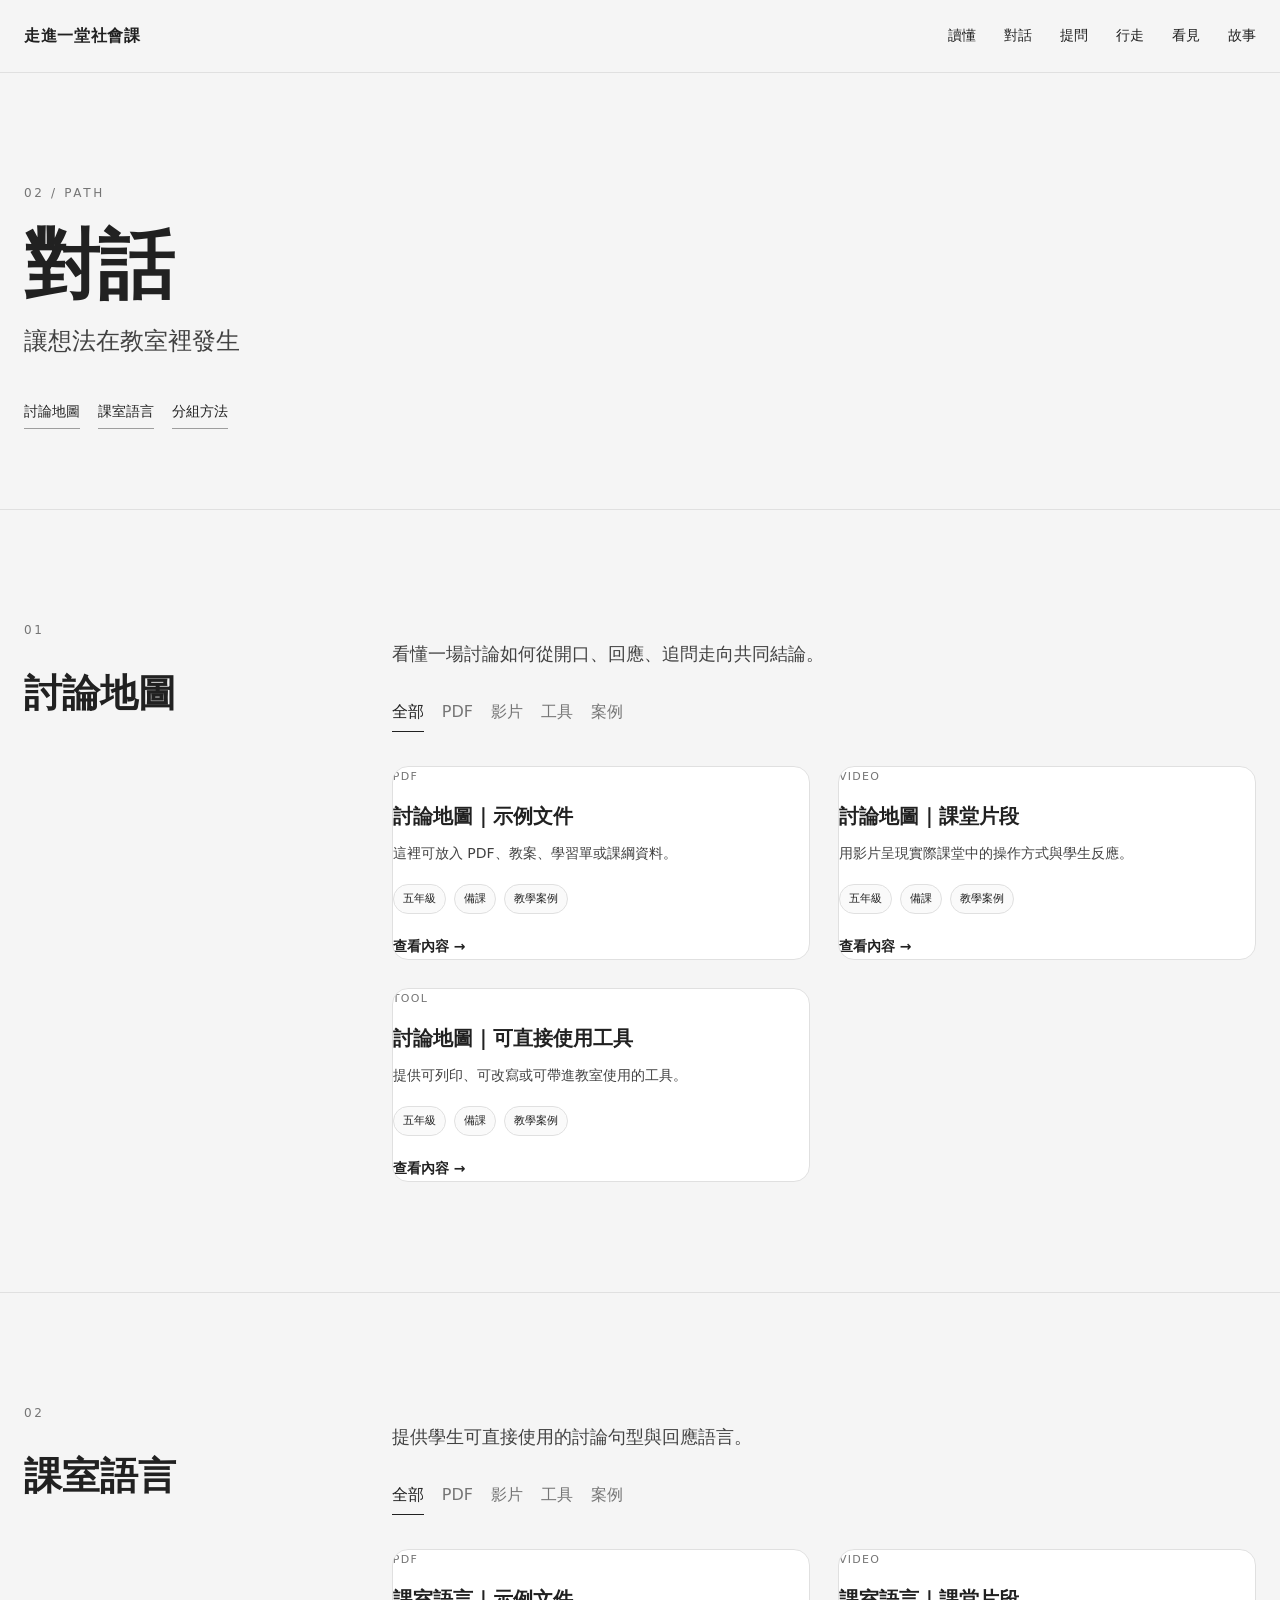
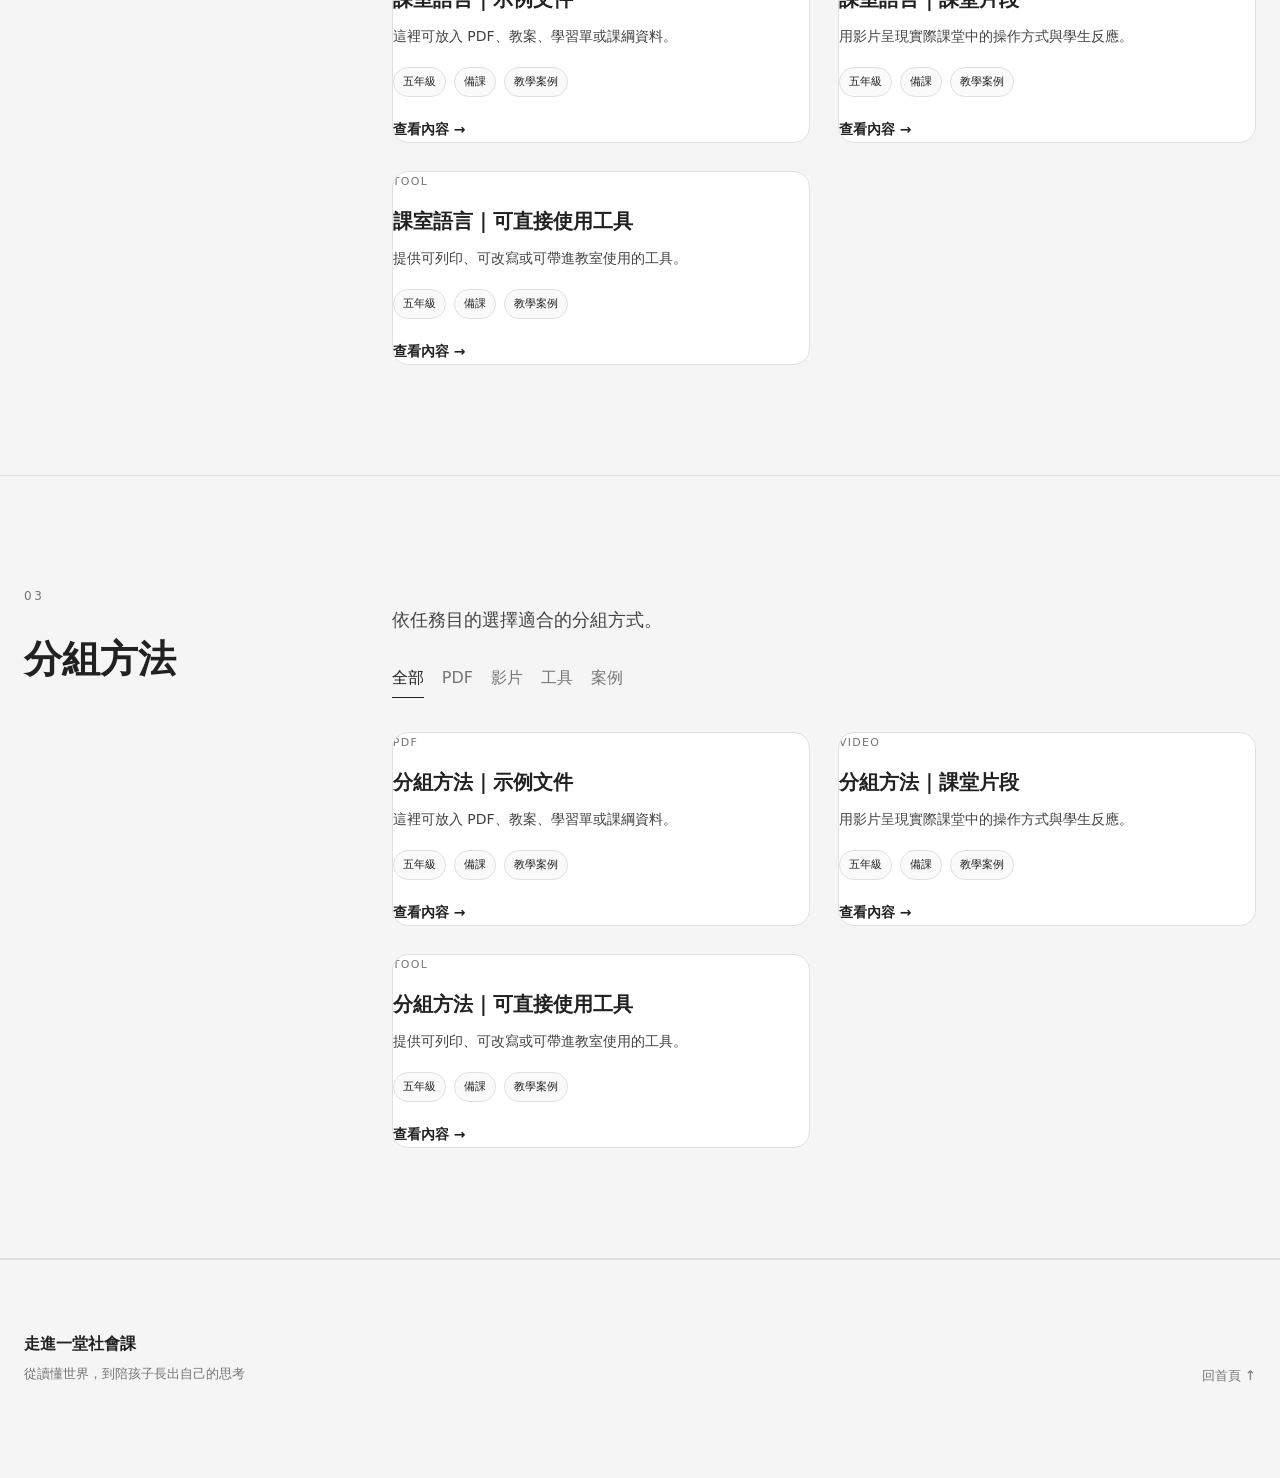
<file: dialogue.html>
<!doctype html><html lang="zh-Hant"><head><meta charset="utf-8"><meta name="viewport" content="width=device-width,initial-scale=1"><title>對話｜走進一堂社會課</title><link rel="stylesheet" href="styles.css"></head><body>
<header class="site-header"><div class="container nav"><a class="brand" href="index.html">走進一堂社會課</a><nav class="nav-links"><a href="read.html">讀懂</a><a href="dialogue.html">對話</a><a href="question.html">提問</a><a href="walk.html">行走</a><a href="see.html">看見</a><a href="story.html">故事</a></nav></div></header>
<main><section class="page-hero"><div class="container" data-reveal><div class="eyebrow">02 / PATH</div><h1 class="page-title">對話</h1><p class="page-kicker">讓想法在教室裡發生</p><div class="anchor-nav"><a href="#discussion-map">討論地圖</a><a href="#class-language">課室語言</a><a href="#grouping">分組方法</a></div></div></section><section class="content-block" id="discussion-map"><div class="container"><div class="content-grid"><div data-reveal><div class="eyebrow">01</div><h2>討論地圖</h2></div><div data-reveal><p class="lead">看懂一場討論如何從開口、回應、追問走向共同結論。</p><div class="resource-filters"><button class="filter-btn active" data-filter="all">全部</button><button class="filter-btn" data-filter="pdf">PDF</button><button class="filter-btn" data-filter="video">影片</button><button class="filter-btn" data-filter="tool">工具</button><button class="filter-btn" data-filter="case">案例</button></div><div class="resource-grid"><article class="resource-card" data-type="pdf"><div class="resource-type">PDF</div><h3>討論地圖｜示例文件</h3><p>這裡可放入 PDF、教案、學習單或課綱資料。</p><div class="tags"><span class="tag">五年級</span><span class="tag">備課</span><span class="tag">教學案例</span></div><a class="resource-link" href="#">查看內容 →</a></article><article class="resource-card" data-type="video"><div class="resource-type">VIDEO</div><h3>討論地圖｜課堂片段</h3><p>用影片呈現實際課堂中的操作方式與學生反應。</p><div class="tags"><span class="tag">五年級</span><span class="tag">備課</span><span class="tag">教學案例</span></div><a class="resource-link" href="#">查看內容 →</a></article><article class="resource-card" data-type="tool"><div class="resource-type">TOOL</div><h3>討論地圖｜可直接使用工具</h3><p>提供可列印、可改寫或可帶進教室使用的工具。</p><div class="tags"><span class="tag">五年級</span><span class="tag">備課</span><span class="tag">教學案例</span></div><a class="resource-link" href="#">查看內容 →</a></article></div></div></div></section><section class="content-block" id="class-language"><div class="container"><div class="content-grid"><div data-reveal><div class="eyebrow">02</div><h2>課室語言</h2></div><div data-reveal><p class="lead">提供學生可直接使用的討論句型與回應語言。</p><div class="resource-filters"><button class="filter-btn active" data-filter="all">全部</button><button class="filter-btn" data-filter="pdf">PDF</button><button class="filter-btn" data-filter="video">影片</button><button class="filter-btn" data-filter="tool">工具</button><button class="filter-btn" data-filter="case">案例</button></div><div class="resource-grid"><article class="resource-card" data-type="pdf"><div class="resource-type">PDF</div><h3>課室語言｜示例文件</h3><p>這裡可放入 PDF、教案、學習單或課綱資料。</p><div class="tags"><span class="tag">五年級</span><span class="tag">備課</span><span class="tag">教學案例</span></div><a class="resource-link" href="#">查看內容 →</a></article><article class="resource-card" data-type="video"><div class="resource-type">VIDEO</div><h3>課室語言｜課堂片段</h3><p>用影片呈現實際課堂中的操作方式與學生反應。</p><div class="tags"><span class="tag">五年級</span><span class="tag">備課</span><span class="tag">教學案例</span></div><a class="resource-link" href="#">查看內容 →</a></article><article class="resource-card" data-type="tool"><div class="resource-type">TOOL</div><h3>課室語言｜可直接使用工具</h3><p>提供可列印、可改寫或可帶進教室使用的工具。</p><div class="tags"><span class="tag">五年級</span><span class="tag">備課</span><span class="tag">教學案例</span></div><a class="resource-link" href="#">查看內容 →</a></article></div></div></div></section><section class="content-block" id="grouping"><div class="container"><div class="content-grid"><div data-reveal><div class="eyebrow">03</div><h2>分組方法</h2></div><div data-reveal><p class="lead">依任務目的選擇適合的分組方式。</p><div class="resource-filters"><button class="filter-btn active" data-filter="all">全部</button><button class="filter-btn" data-filter="pdf">PDF</button><button class="filter-btn" data-filter="video">影片</button><button class="filter-btn" data-filter="tool">工具</button><button class="filter-btn" data-filter="case">案例</button></div><div class="resource-grid"><article class="resource-card" data-type="pdf"><div class="resource-type">PDF</div><h3>分組方法｜示例文件</h3><p>這裡可放入 PDF、教案、學習單或課綱資料。</p><div class="tags"><span class="tag">五年級</span><span class="tag">備課</span><span class="tag">教學案例</span></div><a class="resource-link" href="#">查看內容 →</a></article><article class="resource-card" data-type="video"><div class="resource-type">VIDEO</div><h3>分組方法｜課堂片段</h3><p>用影片呈現實際課堂中的操作方式與學生反應。</p><div class="tags"><span class="tag">五年級</span><span class="tag">備課</span><span class="tag">教學案例</span></div><a class="resource-link" href="#">查看內容 →</a></article><article class="resource-card" data-type="tool"><div class="resource-type">TOOL</div><h3>分組方法｜可直接使用工具</h3><p>提供可列印、可改寫或可帶進教室使用的工具。</p><div class="tags"><span class="tag">五年級</span><span class="tag">備課</span><span class="tag">教學案例</span></div><a class="resource-link" href="#">查看內容 →</a></article></div></div></div></section></main>
<footer class="footer"><div class="container footer-grid"><div><strong>走進一堂社會課</strong><br><small>從讀懂世界，到陪孩子長出自己的思考</small></div><small><a href="index.html">回首頁 ↑</a></small></div></footer><script src="script.js"></script></body></html>
</file>
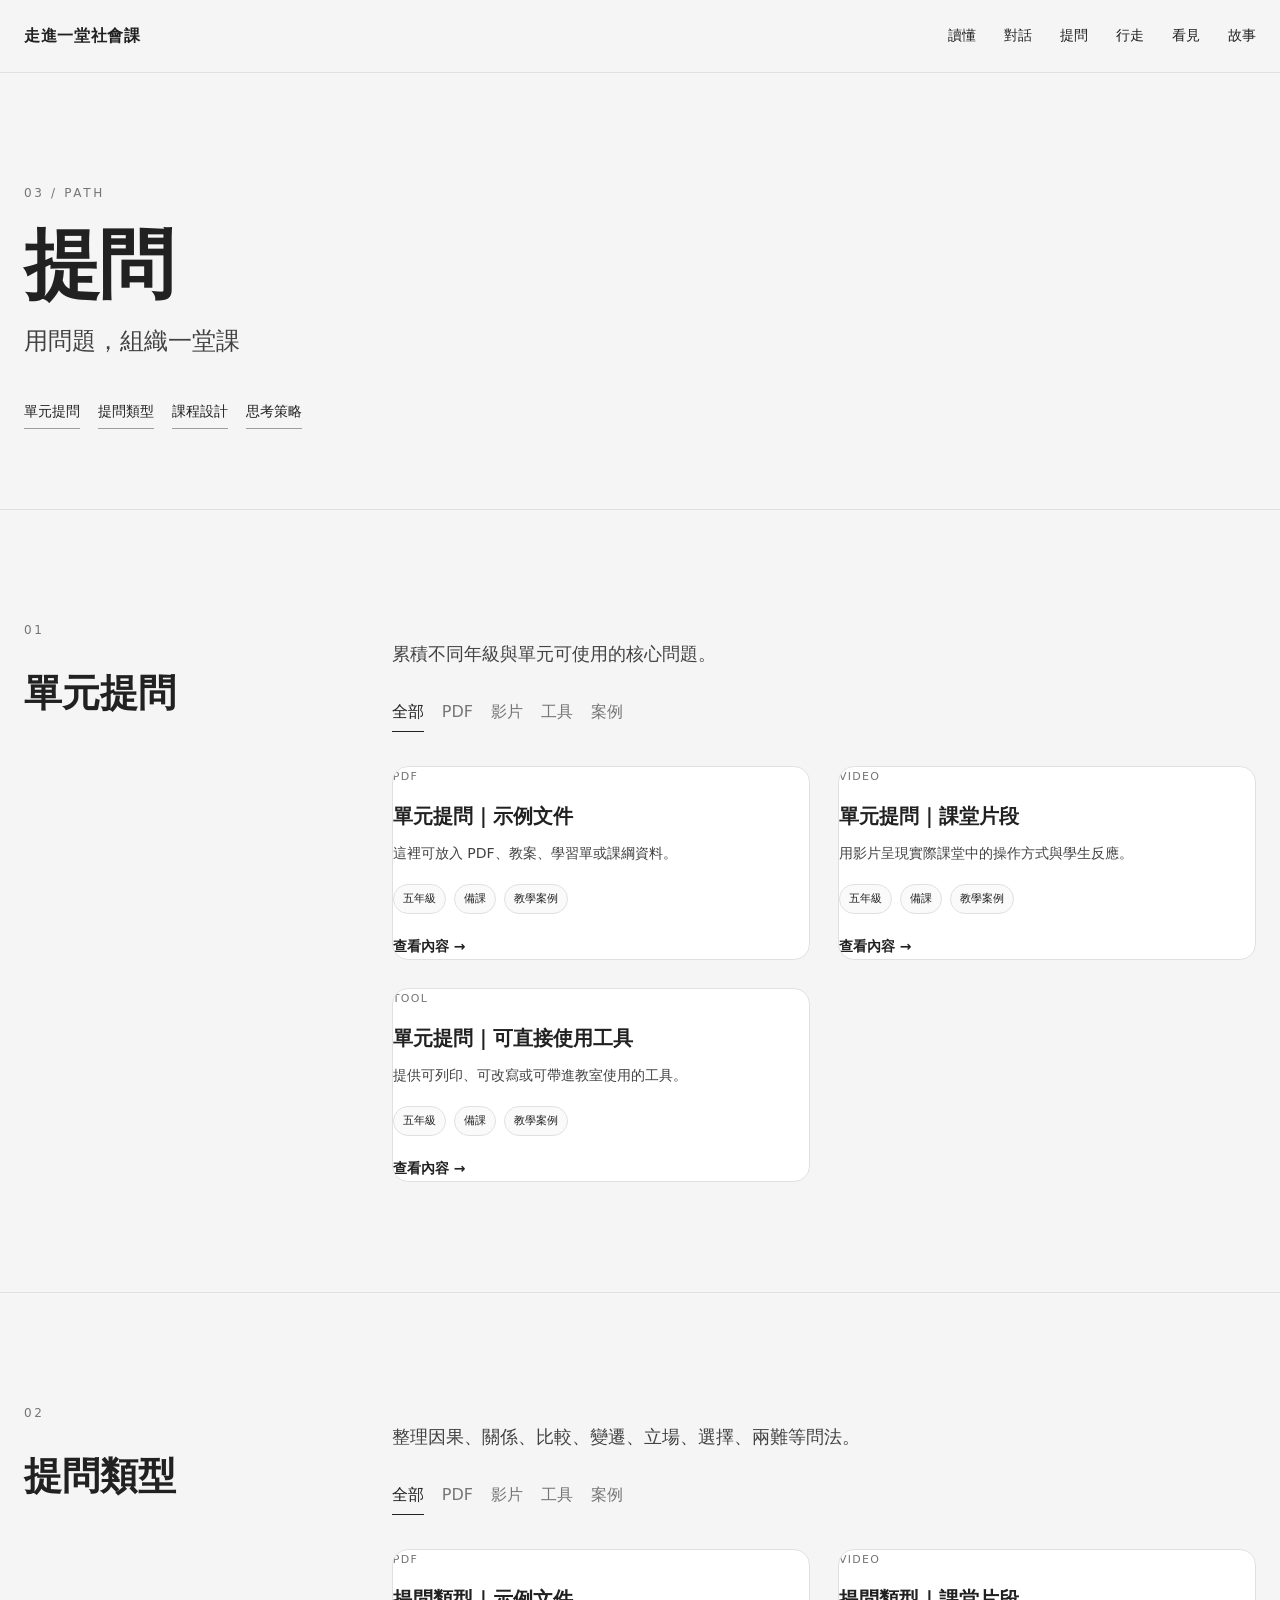
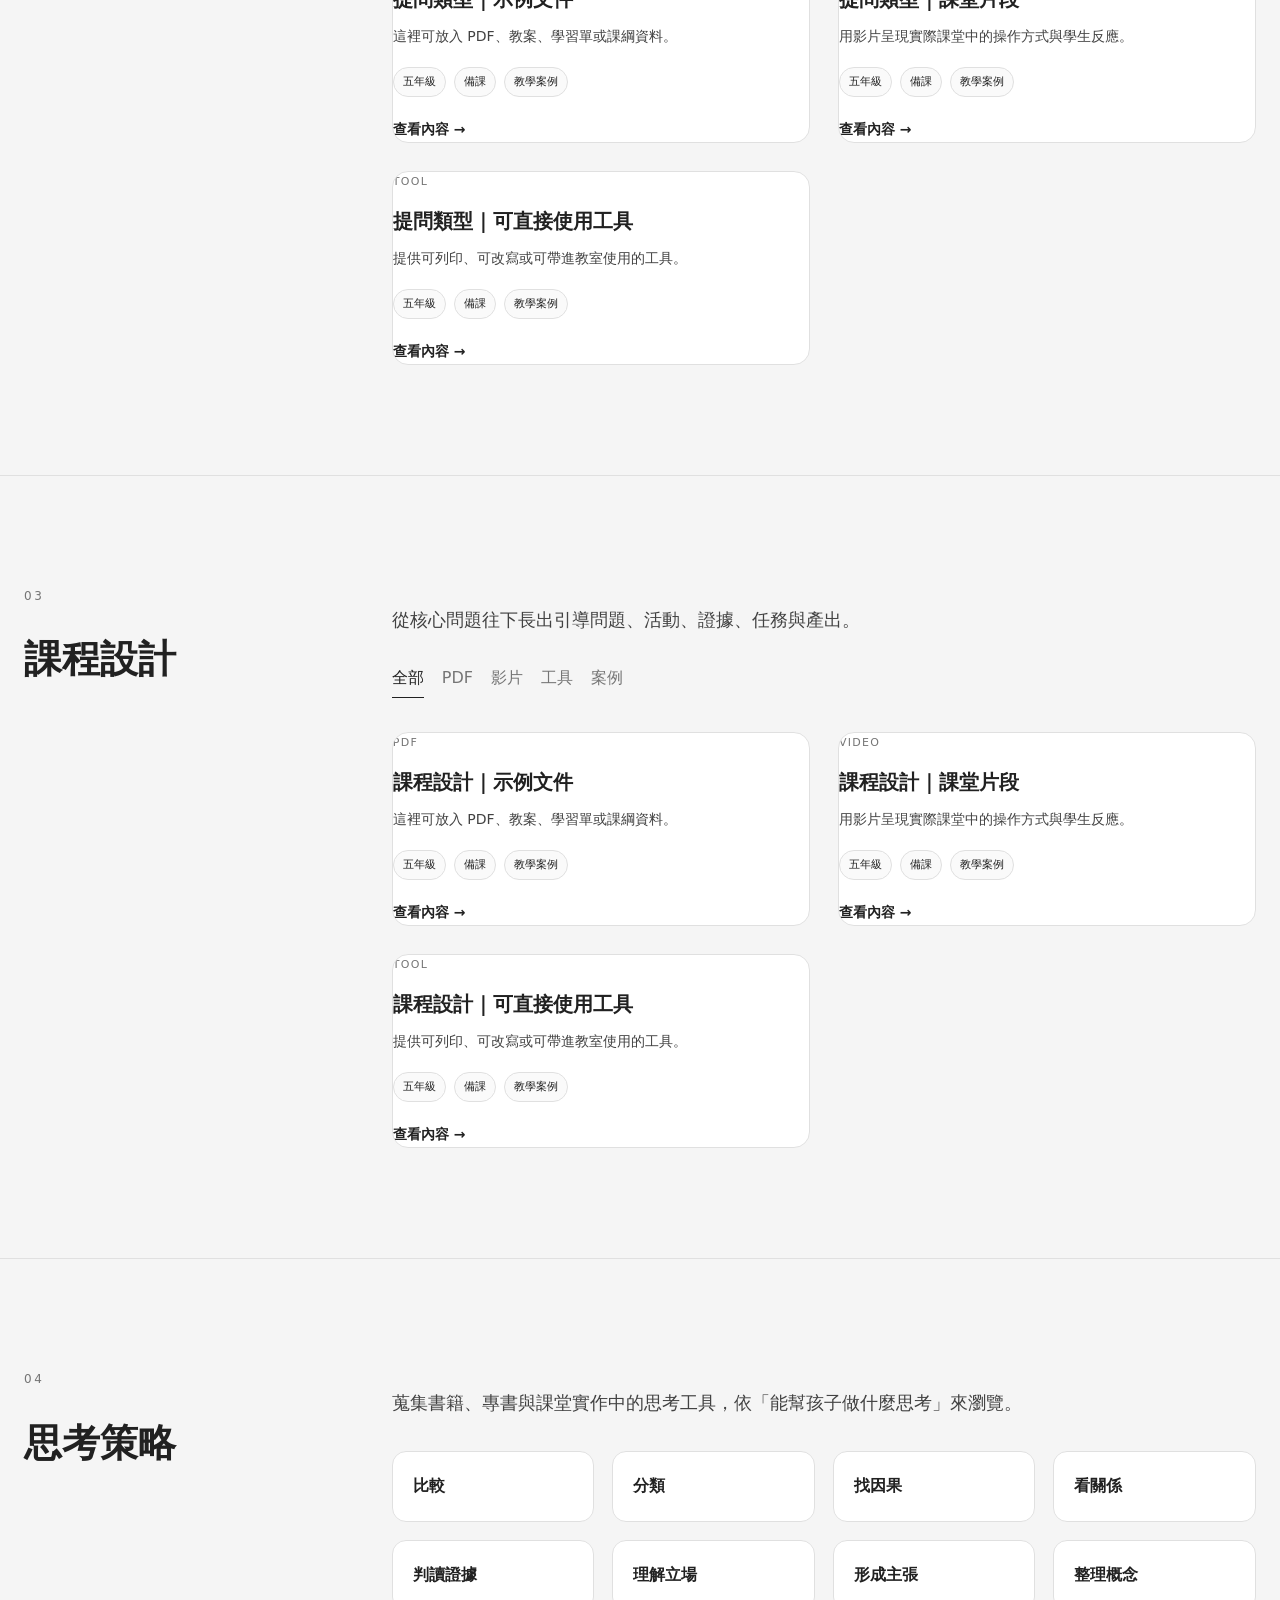
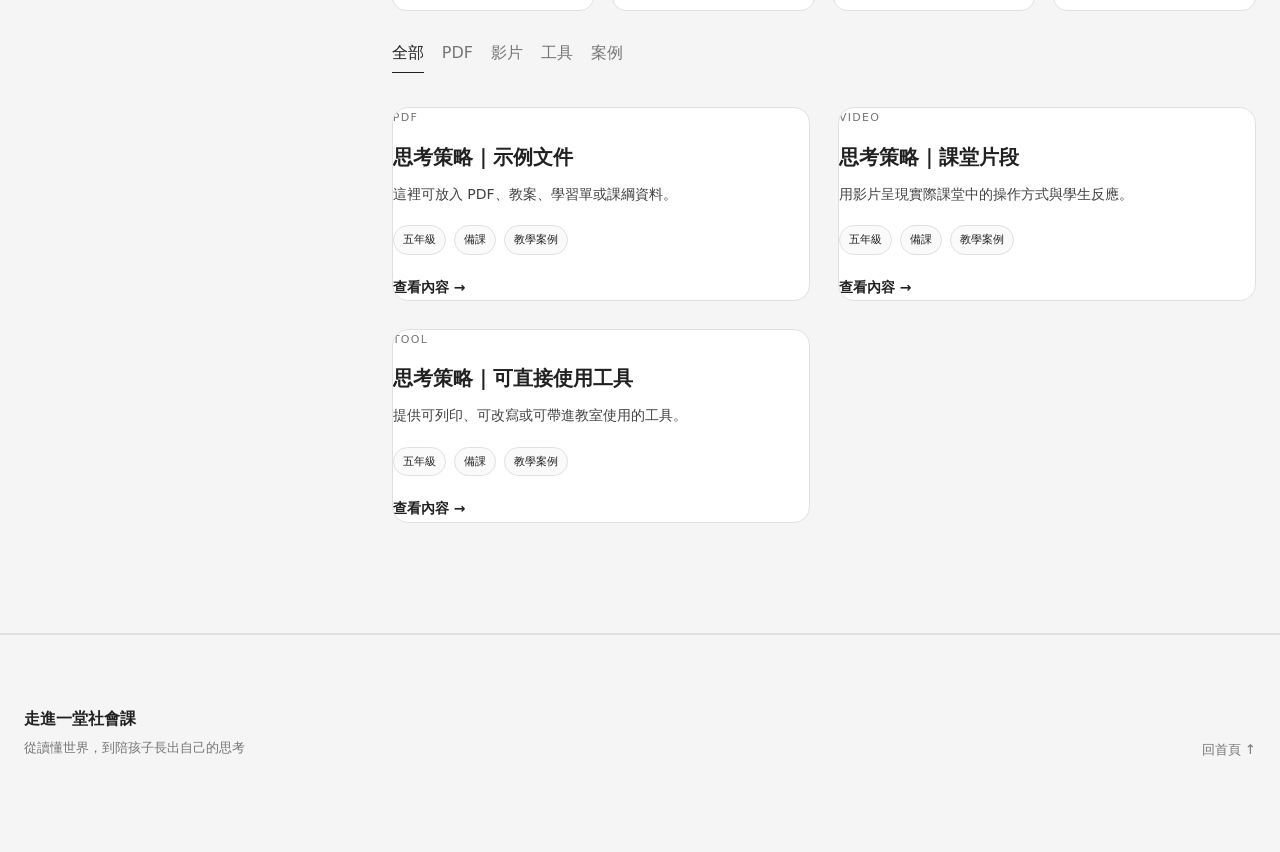
<file: question.html>
<!doctype html><html lang="zh-Hant"><head><meta charset="utf-8"><meta name="viewport" content="width=device-width,initial-scale=1"><title>提問｜走進一堂社會課</title><link rel="stylesheet" href="styles.css"></head><body>
<header class="site-header"><div class="container nav"><a class="brand" href="index.html">走進一堂社會課</a><nav class="nav-links"><a href="read.html">讀懂</a><a href="dialogue.html">對話</a><a href="question.html">提問</a><a href="walk.html">行走</a><a href="see.html">看見</a><a href="story.html">故事</a></nav></div></header>
<main><section class="page-hero"><div class="container" data-reveal><div class="eyebrow">03 / PATH</div><h1 class="page-title">提問</h1><p class="page-kicker">用問題，組織一堂課</p><div class="anchor-nav"><a href="#unit-questions">單元提問</a><a href="#question-types">提問類型</a><a href="#course-design">課程設計</a><a href="#thinking-strategies">思考策略</a></div></div></section><section class="content-block" id="unit-questions"><div class="container"><div class="content-grid"><div data-reveal><div class="eyebrow">01</div><h2>單元提問</h2></div><div data-reveal><p class="lead">累積不同年級與單元可使用的核心問題。</p><div class="resource-filters"><button class="filter-btn active" data-filter="all">全部</button><button class="filter-btn" data-filter="pdf">PDF</button><button class="filter-btn" data-filter="video">影片</button><button class="filter-btn" data-filter="tool">工具</button><button class="filter-btn" data-filter="case">案例</button></div><div class="resource-grid"><article class="resource-card" data-type="pdf"><div class="resource-type">PDF</div><h3>單元提問｜示例文件</h3><p>這裡可放入 PDF、教案、學習單或課綱資料。</p><div class="tags"><span class="tag">五年級</span><span class="tag">備課</span><span class="tag">教學案例</span></div><a class="resource-link" href="#">查看內容 →</a></article><article class="resource-card" data-type="video"><div class="resource-type">VIDEO</div><h3>單元提問｜課堂片段</h3><p>用影片呈現實際課堂中的操作方式與學生反應。</p><div class="tags"><span class="tag">五年級</span><span class="tag">備課</span><span class="tag">教學案例</span></div><a class="resource-link" href="#">查看內容 →</a></article><article class="resource-card" data-type="tool"><div class="resource-type">TOOL</div><h3>單元提問｜可直接使用工具</h3><p>提供可列印、可改寫或可帶進教室使用的工具。</p><div class="tags"><span class="tag">五年級</span><span class="tag">備課</span><span class="tag">教學案例</span></div><a class="resource-link" href="#">查看內容 →</a></article></div></div></div></section><section class="content-block" id="question-types"><div class="container"><div class="content-grid"><div data-reveal><div class="eyebrow">02</div><h2>提問類型</h2></div><div data-reveal><p class="lead">整理因果、關係、比較、變遷、立場、選擇、兩難等問法。</p><div class="resource-filters"><button class="filter-btn active" data-filter="all">全部</button><button class="filter-btn" data-filter="pdf">PDF</button><button class="filter-btn" data-filter="video">影片</button><button class="filter-btn" data-filter="tool">工具</button><button class="filter-btn" data-filter="case">案例</button></div><div class="resource-grid"><article class="resource-card" data-type="pdf"><div class="resource-type">PDF</div><h3>提問類型｜示例文件</h3><p>這裡可放入 PDF、教案、學習單或課綱資料。</p><div class="tags"><span class="tag">五年級</span><span class="tag">備課</span><span class="tag">教學案例</span></div><a class="resource-link" href="#">查看內容 →</a></article><article class="resource-card" data-type="video"><div class="resource-type">VIDEO</div><h3>提問類型｜課堂片段</h3><p>用影片呈現實際課堂中的操作方式與學生反應。</p><div class="tags"><span class="tag">五年級</span><span class="tag">備課</span><span class="tag">教學案例</span></div><a class="resource-link" href="#">查看內容 →</a></article><article class="resource-card" data-type="tool"><div class="resource-type">TOOL</div><h3>提問類型｜可直接使用工具</h3><p>提供可列印、可改寫或可帶進教室使用的工具。</p><div class="tags"><span class="tag">五年級</span><span class="tag">備課</span><span class="tag">教學案例</span></div><a class="resource-link" href="#">查看內容 →</a></article></div></div></div></section><section class="content-block" id="course-design"><div class="container"><div class="content-grid"><div data-reveal><div class="eyebrow">03</div><h2>課程設計</h2></div><div data-reveal><p class="lead">從核心問題往下長出引導問題、活動、證據、任務與產出。</p><div class="resource-filters"><button class="filter-btn active" data-filter="all">全部</button><button class="filter-btn" data-filter="pdf">PDF</button><button class="filter-btn" data-filter="video">影片</button><button class="filter-btn" data-filter="tool">工具</button><button class="filter-btn" data-filter="case">案例</button></div><div class="resource-grid"><article class="resource-card" data-type="pdf"><div class="resource-type">PDF</div><h3>課程設計｜示例文件</h3><p>這裡可放入 PDF、教案、學習單或課綱資料。</p><div class="tags"><span class="tag">五年級</span><span class="tag">備課</span><span class="tag">教學案例</span></div><a class="resource-link" href="#">查看內容 →</a></article><article class="resource-card" data-type="video"><div class="resource-type">VIDEO</div><h3>課程設計｜課堂片段</h3><p>用影片呈現實際課堂中的操作方式與學生反應。</p><div class="tags"><span class="tag">五年級</span><span class="tag">備課</span><span class="tag">教學案例</span></div><a class="resource-link" href="#">查看內容 →</a></article><article class="resource-card" data-type="tool"><div class="resource-type">TOOL</div><h3>課程設計｜可直接使用工具</h3><p>提供可列印、可改寫或可帶進教室使用的工具。</p><div class="tags"><span class="tag">五年級</span><span class="tag">備課</span><span class="tag">教學案例</span></div><a class="resource-link" href="#">查看內容 →</a></article></div></div></div></section><section class="content-block" id="thinking-strategies"><div class="container"><div class="content-grid"><div data-reveal><div class="eyebrow">04</div><h2>思考策略</h2></div><div data-reveal><p class="lead">蒐集書籍、專書與課堂實作中的思考工具，依「能幫孩子做什麼思考」來瀏覽。</p><div class="strategy-grid"><div class="strategy-pill">比較</div><div class="strategy-pill">分類</div><div class="strategy-pill">找因果</div><div class="strategy-pill">看關係</div><div class="strategy-pill">判讀證據</div><div class="strategy-pill">理解立場</div><div class="strategy-pill">形成主張</div><div class="strategy-pill">整理概念</div></div><div class="resource-filters"><button class="filter-btn active" data-filter="all">全部</button><button class="filter-btn" data-filter="pdf">PDF</button><button class="filter-btn" data-filter="video">影片</button><button class="filter-btn" data-filter="tool">工具</button><button class="filter-btn" data-filter="case">案例</button></div><div class="resource-grid"><article class="resource-card" data-type="pdf"><div class="resource-type">PDF</div><h3>思考策略｜示例文件</h3><p>這裡可放入 PDF、教案、學習單或課綱資料。</p><div class="tags"><span class="tag">五年級</span><span class="tag">備課</span><span class="tag">教學案例</span></div><a class="resource-link" href="#">查看內容 →</a></article><article class="resource-card" data-type="video"><div class="resource-type">VIDEO</div><h3>思考策略｜課堂片段</h3><p>用影片呈現實際課堂中的操作方式與學生反應。</p><div class="tags"><span class="tag">五年級</span><span class="tag">備課</span><span class="tag">教學案例</span></div><a class="resource-link" href="#">查看內容 →</a></article><article class="resource-card" data-type="tool"><div class="resource-type">TOOL</div><h3>思考策略｜可直接使用工具</h3><p>提供可列印、可改寫或可帶進教室使用的工具。</p><div class="tags"><span class="tag">五年級</span><span class="tag">備課</span><span class="tag">教學案例</span></div><a class="resource-link" href="#">查看內容 →</a></article></div></div></div></section></main>
<footer class="footer"><div class="container footer-grid"><div><strong>走進一堂社會課</strong><br><small>從讀懂世界，到陪孩子長出自己的思考</small></div><small><a href="index.html">回首頁 ↑</a></small></div></footer><script src="script.js"></script></body></html>
</file>
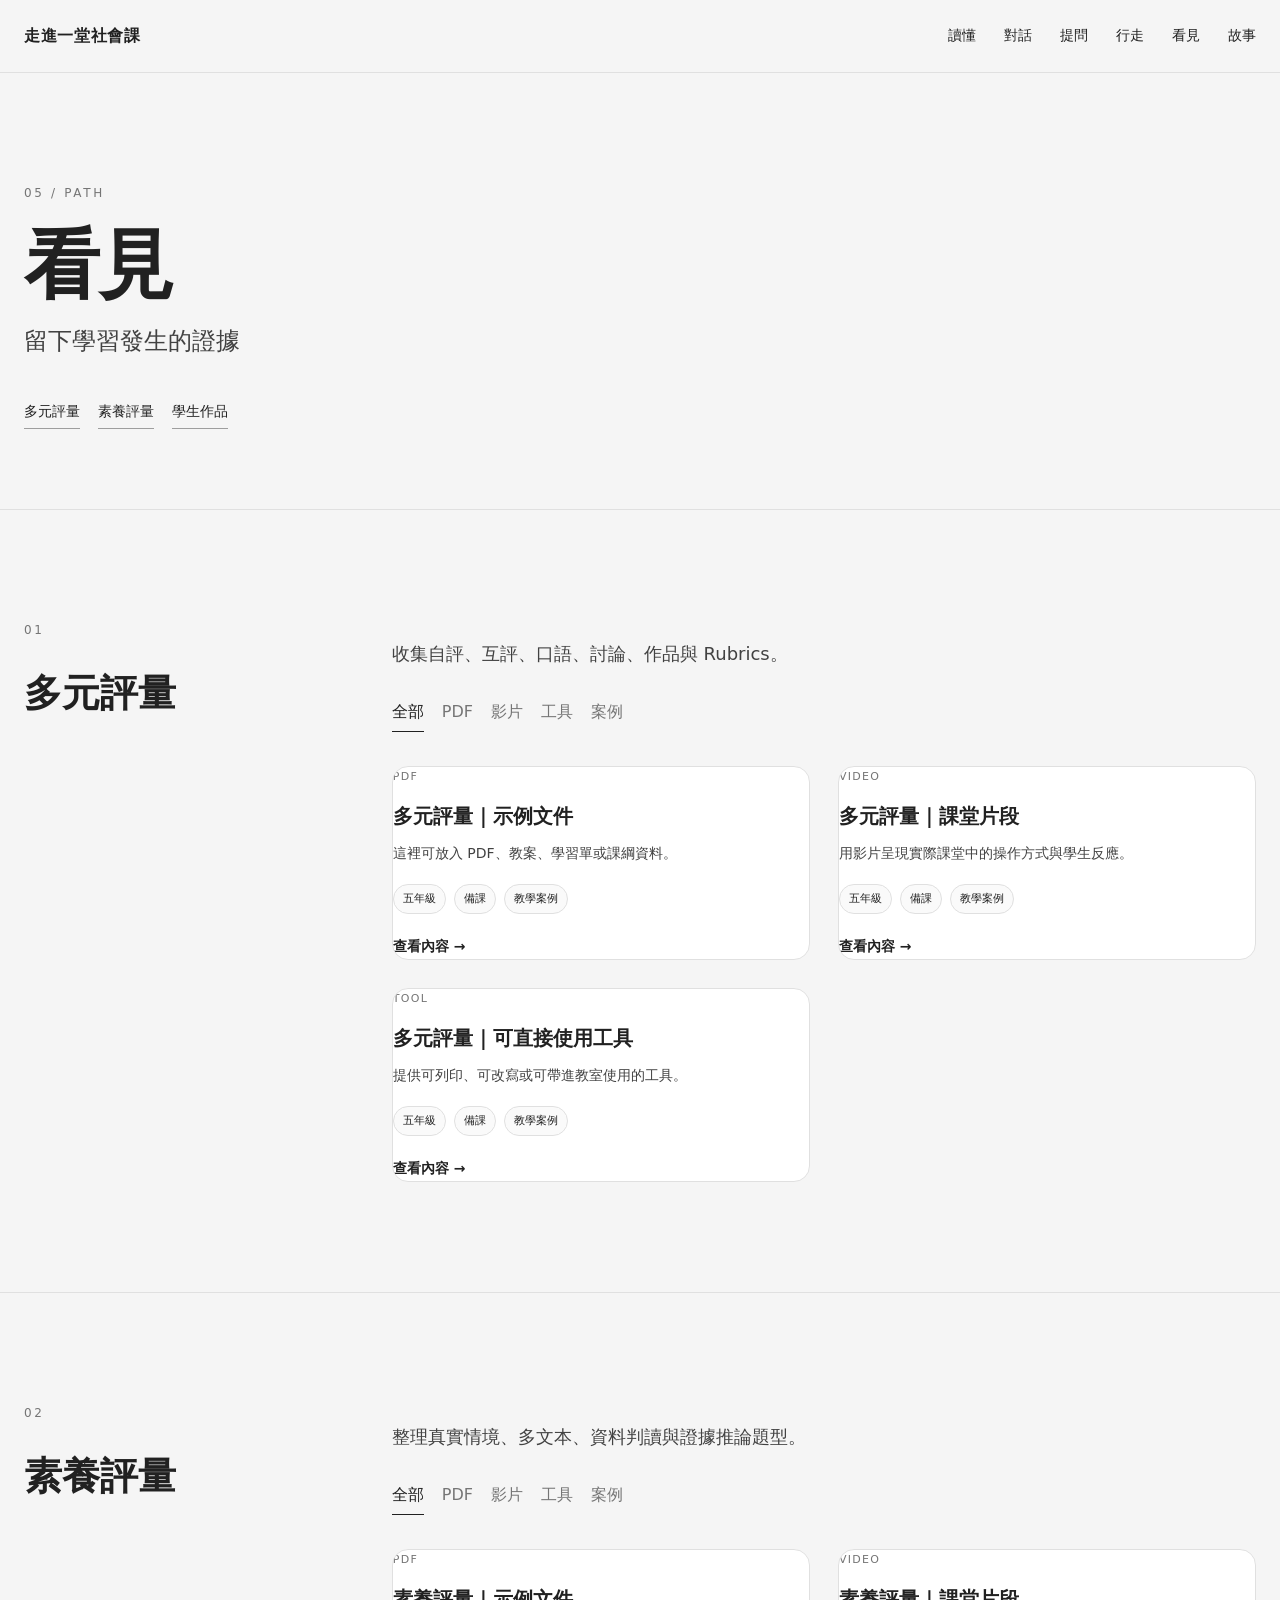
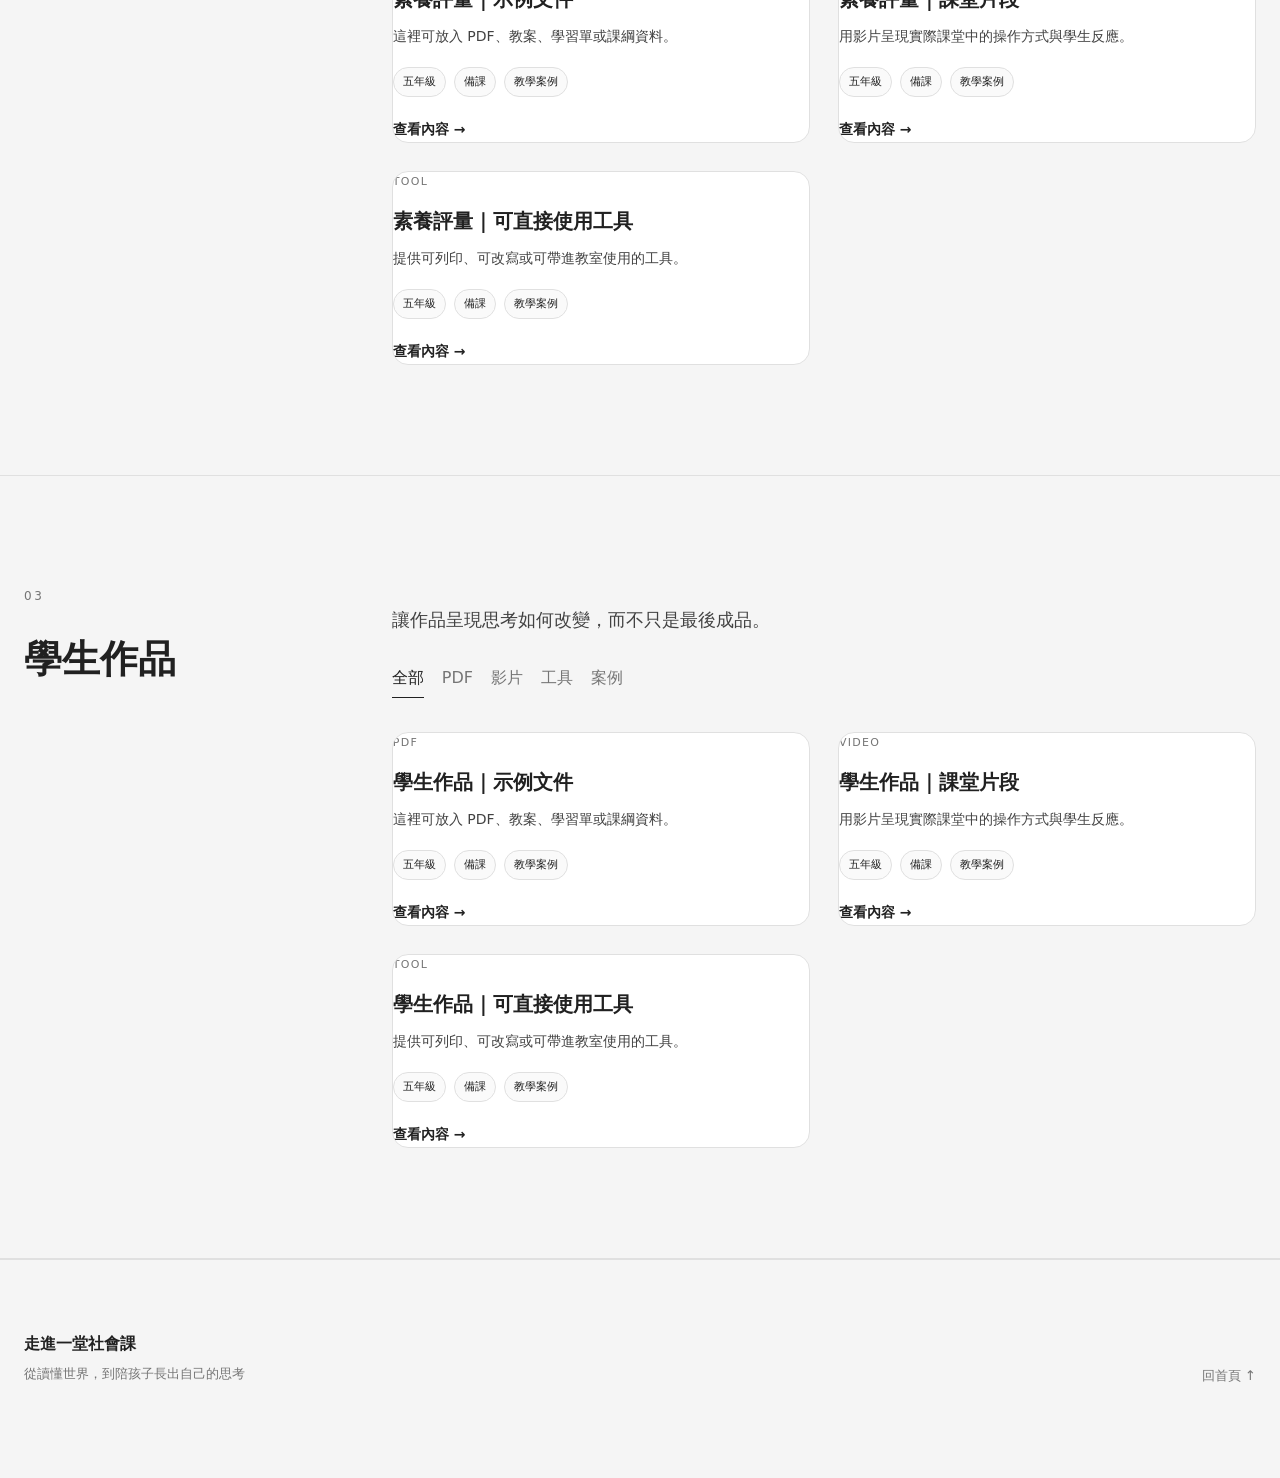
<file: see.html>
<!doctype html><html lang="zh-Hant"><head><meta charset="utf-8"><meta name="viewport" content="width=device-width,initial-scale=1"><title>看見｜走進一堂社會課</title><link rel="stylesheet" href="styles.css"></head><body>
<header class="site-header"><div class="container nav"><a class="brand" href="index.html">走進一堂社會課</a><nav class="nav-links"><a href="read.html">讀懂</a><a href="dialogue.html">對話</a><a href="question.html">提問</a><a href="walk.html">行走</a><a href="see.html">看見</a><a href="story.html">故事</a></nav></div></header>
<main><section class="page-hero"><div class="container" data-reveal><div class="eyebrow">05 / PATH</div><h1 class="page-title">看見</h1><p class="page-kicker">留下學習發生的證據</p><div class="anchor-nav"><a href="#multiple-assessment">多元評量</a><a href="#competency-assessment">素養評量</a><a href="#student-work">學生作品</a></div></div></section><section class="content-block" id="multiple-assessment"><div class="container"><div class="content-grid"><div data-reveal><div class="eyebrow">01</div><h2>多元評量</h2></div><div data-reveal><p class="lead">收集自評、互評、口語、討論、作品與 Rubrics。</p><div class="resource-filters"><button class="filter-btn active" data-filter="all">全部</button><button class="filter-btn" data-filter="pdf">PDF</button><button class="filter-btn" data-filter="video">影片</button><button class="filter-btn" data-filter="tool">工具</button><button class="filter-btn" data-filter="case">案例</button></div><div class="resource-grid"><article class="resource-card" data-type="pdf"><div class="resource-type">PDF</div><h3>多元評量｜示例文件</h3><p>這裡可放入 PDF、教案、學習單或課綱資料。</p><div class="tags"><span class="tag">五年級</span><span class="tag">備課</span><span class="tag">教學案例</span></div><a class="resource-link" href="#">查看內容 →</a></article><article class="resource-card" data-type="video"><div class="resource-type">VIDEO</div><h3>多元評量｜課堂片段</h3><p>用影片呈現實際課堂中的操作方式與學生反應。</p><div class="tags"><span class="tag">五年級</span><span class="tag">備課</span><span class="tag">教學案例</span></div><a class="resource-link" href="#">查看內容 →</a></article><article class="resource-card" data-type="tool"><div class="resource-type">TOOL</div><h3>多元評量｜可直接使用工具</h3><p>提供可列印、可改寫或可帶進教室使用的工具。</p><div class="tags"><span class="tag">五年級</span><span class="tag">備課</span><span class="tag">教學案例</span></div><a class="resource-link" href="#">查看內容 →</a></article></div></div></div></section><section class="content-block" id="competency-assessment"><div class="container"><div class="content-grid"><div data-reveal><div class="eyebrow">02</div><h2>素養評量</h2></div><div data-reveal><p class="lead">整理真實情境、多文本、資料判讀與證據推論題型。</p><div class="resource-filters"><button class="filter-btn active" data-filter="all">全部</button><button class="filter-btn" data-filter="pdf">PDF</button><button class="filter-btn" data-filter="video">影片</button><button class="filter-btn" data-filter="tool">工具</button><button class="filter-btn" data-filter="case">案例</button></div><div class="resource-grid"><article class="resource-card" data-type="pdf"><div class="resource-type">PDF</div><h3>素養評量｜示例文件</h3><p>這裡可放入 PDF、教案、學習單或課綱資料。</p><div class="tags"><span class="tag">五年級</span><span class="tag">備課</span><span class="tag">教學案例</span></div><a class="resource-link" href="#">查看內容 →</a></article><article class="resource-card" data-type="video"><div class="resource-type">VIDEO</div><h3>素養評量｜課堂片段</h3><p>用影片呈現實際課堂中的操作方式與學生反應。</p><div class="tags"><span class="tag">五年級</span><span class="tag">備課</span><span class="tag">教學案例</span></div><a class="resource-link" href="#">查看內容 →</a></article><article class="resource-card" data-type="tool"><div class="resource-type">TOOL</div><h3>素養評量｜可直接使用工具</h3><p>提供可列印、可改寫或可帶進教室使用的工具。</p><div class="tags"><span class="tag">五年級</span><span class="tag">備課</span><span class="tag">教學案例</span></div><a class="resource-link" href="#">查看內容 →</a></article></div></div></div></section><section class="content-block" id="student-work"><div class="container"><div class="content-grid"><div data-reveal><div class="eyebrow">03</div><h2>學生作品</h2></div><div data-reveal><p class="lead">讓作品呈現思考如何改變，而不只是最後成品。</p><div class="resource-filters"><button class="filter-btn active" data-filter="all">全部</button><button class="filter-btn" data-filter="pdf">PDF</button><button class="filter-btn" data-filter="video">影片</button><button class="filter-btn" data-filter="tool">工具</button><button class="filter-btn" data-filter="case">案例</button></div><div class="resource-grid"><article class="resource-card" data-type="pdf"><div class="resource-type">PDF</div><h3>學生作品｜示例文件</h3><p>這裡可放入 PDF、教案、學習單或課綱資料。</p><div class="tags"><span class="tag">五年級</span><span class="tag">備課</span><span class="tag">教學案例</span></div><a class="resource-link" href="#">查看內容 →</a></article><article class="resource-card" data-type="video"><div class="resource-type">VIDEO</div><h3>學生作品｜課堂片段</h3><p>用影片呈現實際課堂中的操作方式與學生反應。</p><div class="tags"><span class="tag">五年級</span><span class="tag">備課</span><span class="tag">教學案例</span></div><a class="resource-link" href="#">查看內容 →</a></article><article class="resource-card" data-type="tool"><div class="resource-type">TOOL</div><h3>學生作品｜可直接使用工具</h3><p>提供可列印、可改寫或可帶進教室使用的工具。</p><div class="tags"><span class="tag">五年級</span><span class="tag">備課</span><span class="tag">教學案例</span></div><a class="resource-link" href="#">查看內容 →</a></article></div></div></div></section></main>
<footer class="footer"><div class="container footer-grid"><div><strong>走進一堂社會課</strong><br><small>從讀懂世界，到陪孩子長出自己的思考</small></div><small><a href="index.html">回首頁 ↑</a></small></div></footer><script src="script.js"></script></body></html>
</file>
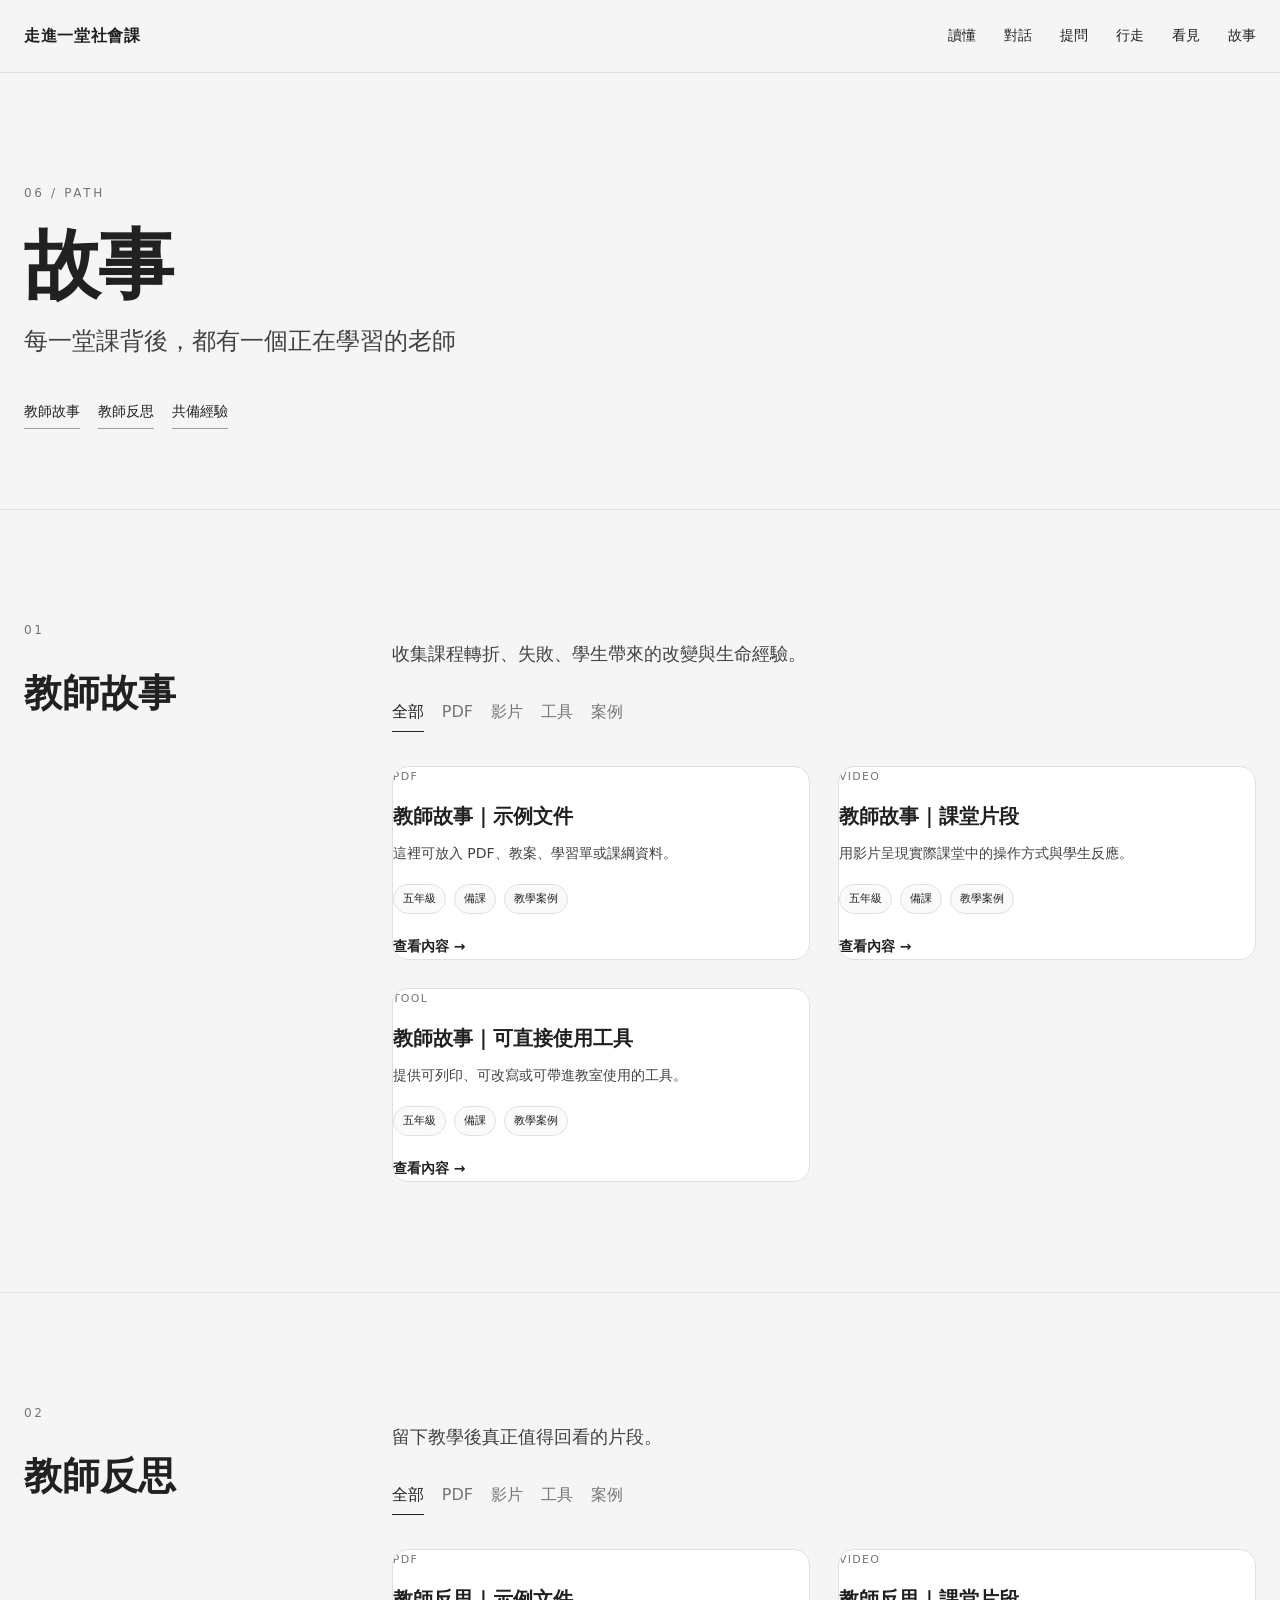
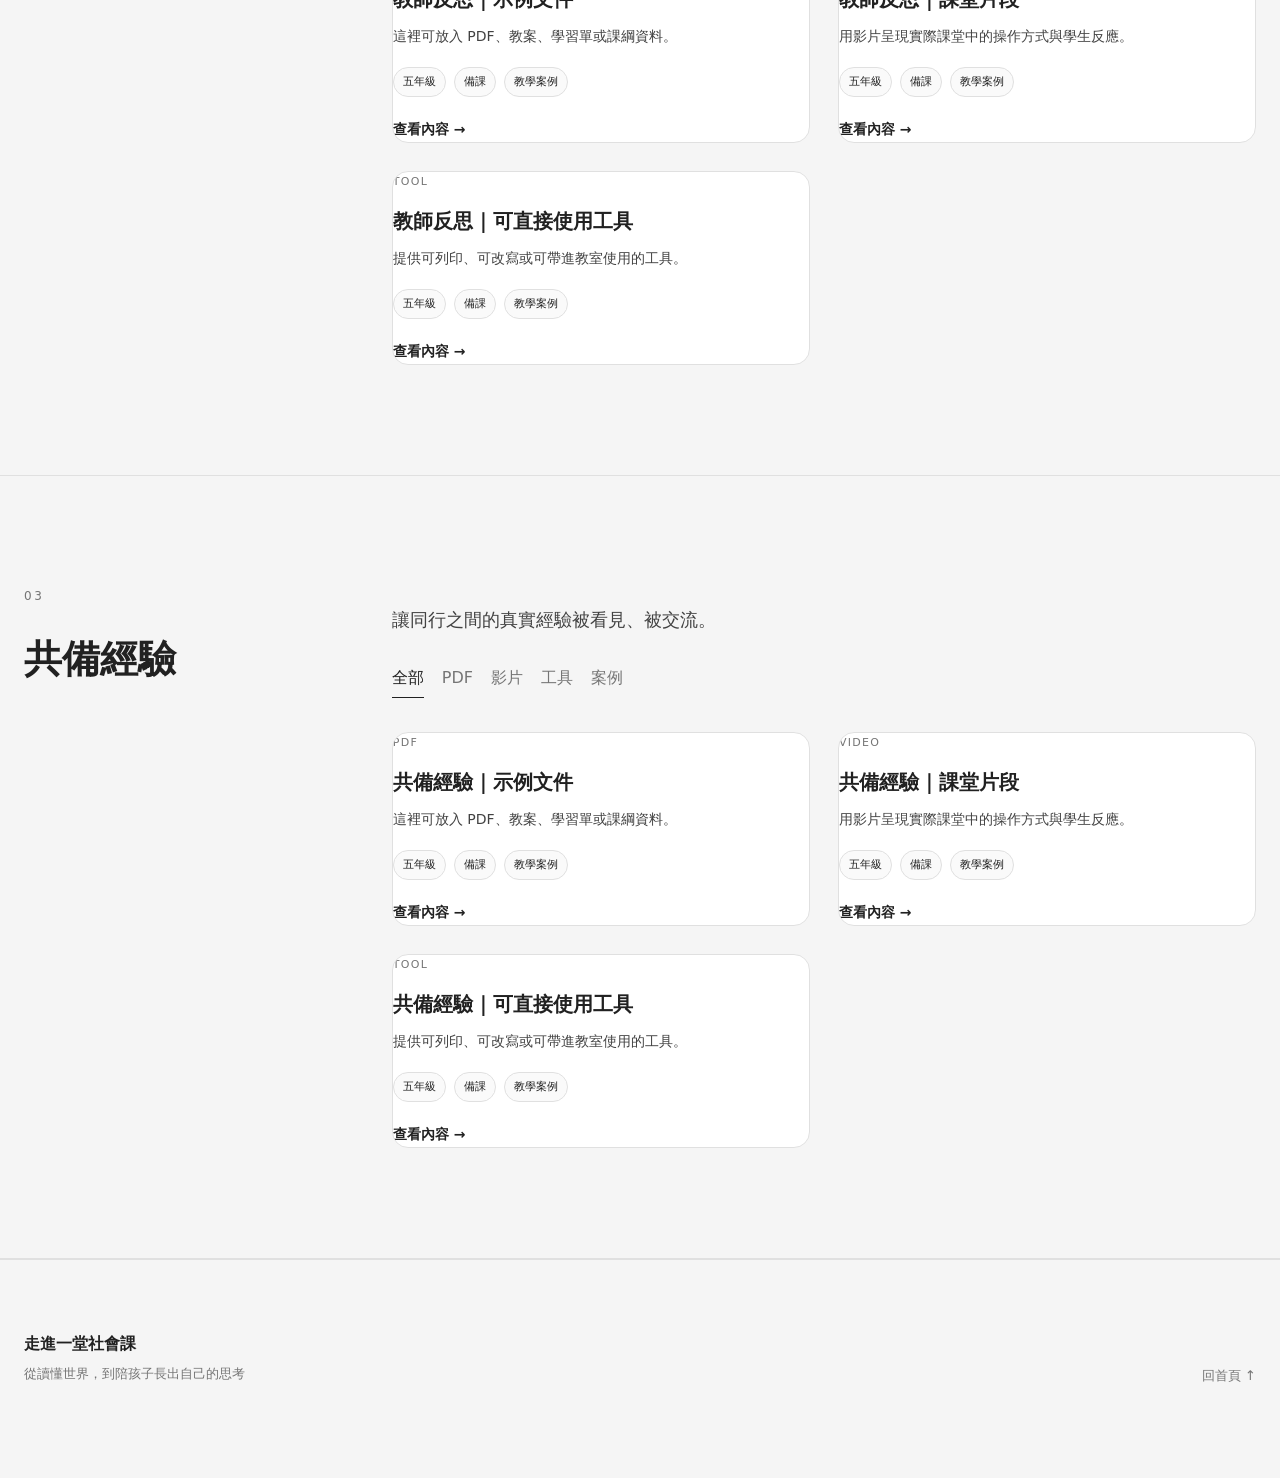
<file: story.html>
<!doctype html><html lang="zh-Hant"><head><meta charset="utf-8"><meta name="viewport" content="width=device-width,initial-scale=1"><title>故事｜走進一堂社會課</title><link rel="stylesheet" href="styles.css"></head><body>
<header class="site-header"><div class="container nav"><a class="brand" href="index.html">走進一堂社會課</a><nav class="nav-links"><a href="read.html">讀懂</a><a href="dialogue.html">對話</a><a href="question.html">提問</a><a href="walk.html">行走</a><a href="see.html">看見</a><a href="story.html">故事</a></nav></div></header>
<main><section class="page-hero"><div class="container" data-reveal><div class="eyebrow">06 / PATH</div><h1 class="page-title">故事</h1><p class="page-kicker">每一堂課背後，都有一個正在學習的老師</p><div class="anchor-nav"><a href="#teacher-stories">教師故事</a><a href="#reflection">教師反思</a><a href="#co-planning">共備經驗</a></div></div></section><section class="content-block" id="teacher-stories"><div class="container"><div class="content-grid"><div data-reveal><div class="eyebrow">01</div><h2>教師故事</h2></div><div data-reveal><p class="lead">收集課程轉折、失敗、學生帶來的改變與生命經驗。</p><div class="resource-filters"><button class="filter-btn active" data-filter="all">全部</button><button class="filter-btn" data-filter="pdf">PDF</button><button class="filter-btn" data-filter="video">影片</button><button class="filter-btn" data-filter="tool">工具</button><button class="filter-btn" data-filter="case">案例</button></div><div class="resource-grid"><article class="resource-card" data-type="pdf"><div class="resource-type">PDF</div><h3>教師故事｜示例文件</h3><p>這裡可放入 PDF、教案、學習單或課綱資料。</p><div class="tags"><span class="tag">五年級</span><span class="tag">備課</span><span class="tag">教學案例</span></div><a class="resource-link" href="#">查看內容 →</a></article><article class="resource-card" data-type="video"><div class="resource-type">VIDEO</div><h3>教師故事｜課堂片段</h3><p>用影片呈現實際課堂中的操作方式與學生反應。</p><div class="tags"><span class="tag">五年級</span><span class="tag">備課</span><span class="tag">教學案例</span></div><a class="resource-link" href="#">查看內容 →</a></article><article class="resource-card" data-type="tool"><div class="resource-type">TOOL</div><h3>教師故事｜可直接使用工具</h3><p>提供可列印、可改寫或可帶進教室使用的工具。</p><div class="tags"><span class="tag">五年級</span><span class="tag">備課</span><span class="tag">教學案例</span></div><a class="resource-link" href="#">查看內容 →</a></article></div></div></div></section><section class="content-block" id="reflection"><div class="container"><div class="content-grid"><div data-reveal><div class="eyebrow">02</div><h2>教師反思</h2></div><div data-reveal><p class="lead">留下教學後真正值得回看的片段。</p><div class="resource-filters"><button class="filter-btn active" data-filter="all">全部</button><button class="filter-btn" data-filter="pdf">PDF</button><button class="filter-btn" data-filter="video">影片</button><button class="filter-btn" data-filter="tool">工具</button><button class="filter-btn" data-filter="case">案例</button></div><div class="resource-grid"><article class="resource-card" data-type="pdf"><div class="resource-type">PDF</div><h3>教師反思｜示例文件</h3><p>這裡可放入 PDF、教案、學習單或課綱資料。</p><div class="tags"><span class="tag">五年級</span><span class="tag">備課</span><span class="tag">教學案例</span></div><a class="resource-link" href="#">查看內容 →</a></article><article class="resource-card" data-type="video"><div class="resource-type">VIDEO</div><h3>教師反思｜課堂片段</h3><p>用影片呈現實際課堂中的操作方式與學生反應。</p><div class="tags"><span class="tag">五年級</span><span class="tag">備課</span><span class="tag">教學案例</span></div><a class="resource-link" href="#">查看內容 →</a></article><article class="resource-card" data-type="tool"><div class="resource-type">TOOL</div><h3>教師反思｜可直接使用工具</h3><p>提供可列印、可改寫或可帶進教室使用的工具。</p><div class="tags"><span class="tag">五年級</span><span class="tag">備課</span><span class="tag">教學案例</span></div><a class="resource-link" href="#">查看內容 →</a></article></div></div></div></section><section class="content-block" id="co-planning"><div class="container"><div class="content-grid"><div data-reveal><div class="eyebrow">03</div><h2>共備經驗</h2></div><div data-reveal><p class="lead">讓同行之間的真實經驗被看見、被交流。</p><div class="resource-filters"><button class="filter-btn active" data-filter="all">全部</button><button class="filter-btn" data-filter="pdf">PDF</button><button class="filter-btn" data-filter="video">影片</button><button class="filter-btn" data-filter="tool">工具</button><button class="filter-btn" data-filter="case">案例</button></div><div class="resource-grid"><article class="resource-card" data-type="pdf"><div class="resource-type">PDF</div><h3>共備經驗｜示例文件</h3><p>這裡可放入 PDF、教案、學習單或課綱資料。</p><div class="tags"><span class="tag">五年級</span><span class="tag">備課</span><span class="tag">教學案例</span></div><a class="resource-link" href="#">查看內容 →</a></article><article class="resource-card" data-type="video"><div class="resource-type">VIDEO</div><h3>共備經驗｜課堂片段</h3><p>用影片呈現實際課堂中的操作方式與學生反應。</p><div class="tags"><span class="tag">五年級</span><span class="tag">備課</span><span class="tag">教學案例</span></div><a class="resource-link" href="#">查看內容 →</a></article><article class="resource-card" data-type="tool"><div class="resource-type">TOOL</div><h3>共備經驗｜可直接使用工具</h3><p>提供可列印、可改寫或可帶進教室使用的工具。</p><div class="tags"><span class="tag">五年級</span><span class="tag">備課</span><span class="tag">教學案例</span></div><a class="resource-link" href="#">查看內容 →</a></article></div></div></div></section></main>
<footer class="footer"><div class="container footer-grid"><div><strong>走進一堂社會課</strong><br><small>從讀懂世界，到陪孩子長出自己的思考</small></div><small><a href="index.html">回首頁 ↑</a></small></div></footer><script src="script.js"></script></body></html>
</file>
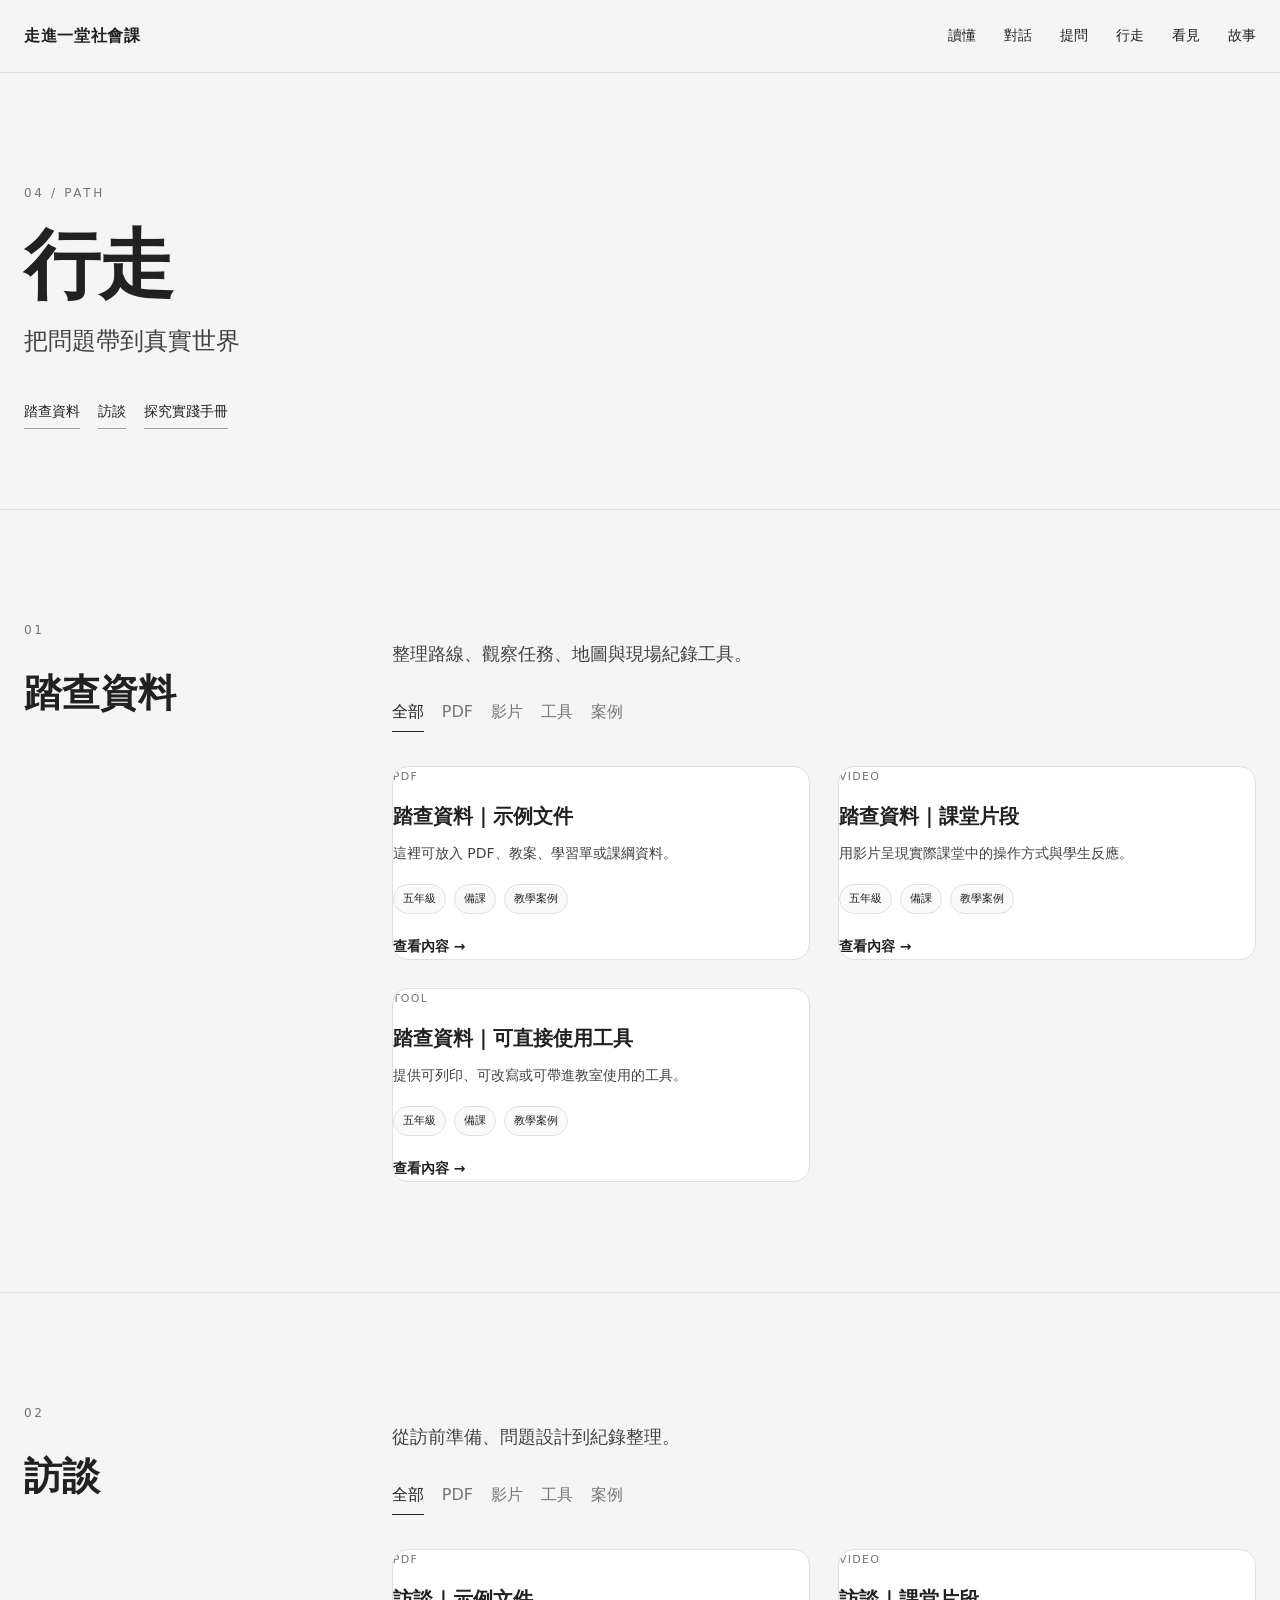
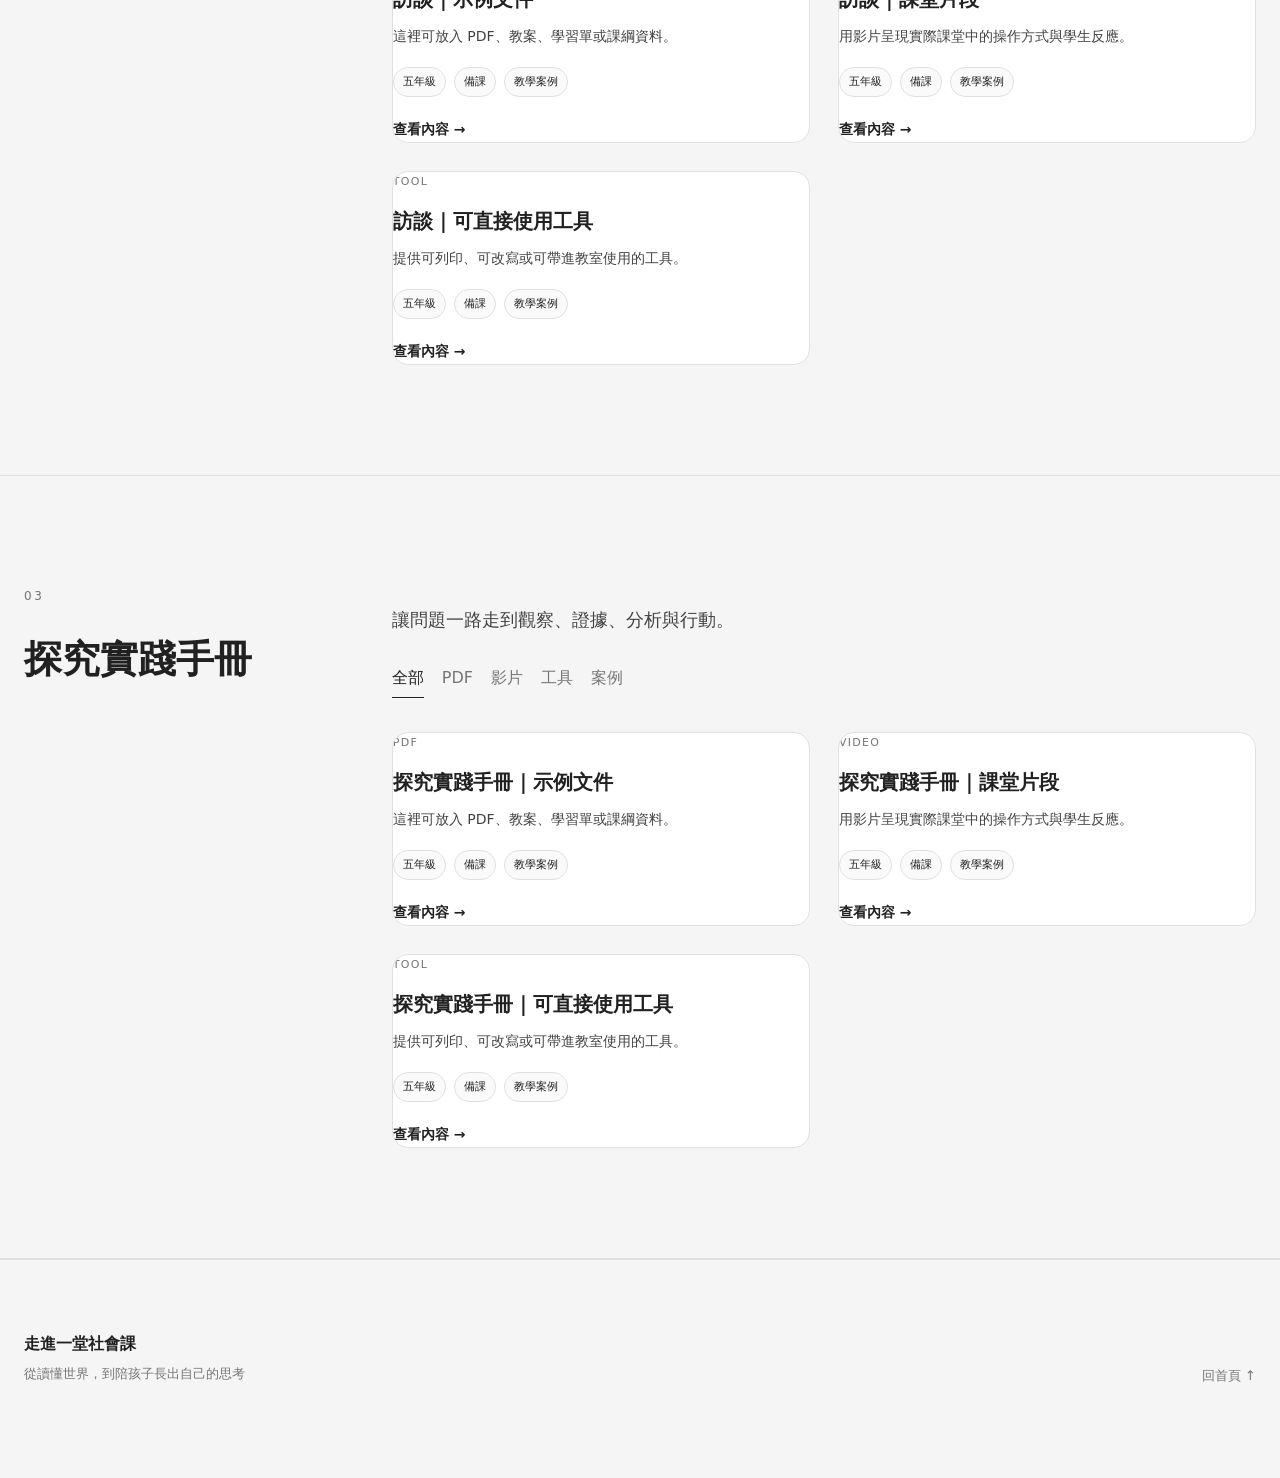
<file: walk.html>
<!doctype html><html lang="zh-Hant"><head><meta charset="utf-8"><meta name="viewport" content="width=device-width,initial-scale=1"><title>行走｜走進一堂社會課</title><link rel="stylesheet" href="styles.css"></head><body>
<header class="site-header"><div class="container nav"><a class="brand" href="index.html">走進一堂社會課</a><nav class="nav-links"><a href="read.html">讀懂</a><a href="dialogue.html">對話</a><a href="question.html">提問</a><a href="walk.html">行走</a><a href="see.html">看見</a><a href="story.html">故事</a></nav></div></header>
<main><section class="page-hero"><div class="container" data-reveal><div class="eyebrow">04 / PATH</div><h1 class="page-title">行走</h1><p class="page-kicker">把問題帶到真實世界</p><div class="anchor-nav"><a href="#field-study">踏查資料</a><a href="#interview">訪談</a><a href="#inquiry">探究實踐手冊</a></div></div></section><section class="content-block" id="field-study"><div class="container"><div class="content-grid"><div data-reveal><div class="eyebrow">01</div><h2>踏查資料</h2></div><div data-reveal><p class="lead">整理路線、觀察任務、地圖與現場紀錄工具。</p><div class="resource-filters"><button class="filter-btn active" data-filter="all">全部</button><button class="filter-btn" data-filter="pdf">PDF</button><button class="filter-btn" data-filter="video">影片</button><button class="filter-btn" data-filter="tool">工具</button><button class="filter-btn" data-filter="case">案例</button></div><div class="resource-grid"><article class="resource-card" data-type="pdf"><div class="resource-type">PDF</div><h3>踏查資料｜示例文件</h3><p>這裡可放入 PDF、教案、學習單或課綱資料。</p><div class="tags"><span class="tag">五年級</span><span class="tag">備課</span><span class="tag">教學案例</span></div><a class="resource-link" href="#">查看內容 →</a></article><article class="resource-card" data-type="video"><div class="resource-type">VIDEO</div><h3>踏查資料｜課堂片段</h3><p>用影片呈現實際課堂中的操作方式與學生反應。</p><div class="tags"><span class="tag">五年級</span><span class="tag">備課</span><span class="tag">教學案例</span></div><a class="resource-link" href="#">查看內容 →</a></article><article class="resource-card" data-type="tool"><div class="resource-type">TOOL</div><h3>踏查資料｜可直接使用工具</h3><p>提供可列印、可改寫或可帶進教室使用的工具。</p><div class="tags"><span class="tag">五年級</span><span class="tag">備課</span><span class="tag">教學案例</span></div><a class="resource-link" href="#">查看內容 →</a></article></div></div></div></section><section class="content-block" id="interview"><div class="container"><div class="content-grid"><div data-reveal><div class="eyebrow">02</div><h2>訪談</h2></div><div data-reveal><p class="lead">從訪前準備、問題設計到紀錄整理。</p><div class="resource-filters"><button class="filter-btn active" data-filter="all">全部</button><button class="filter-btn" data-filter="pdf">PDF</button><button class="filter-btn" data-filter="video">影片</button><button class="filter-btn" data-filter="tool">工具</button><button class="filter-btn" data-filter="case">案例</button></div><div class="resource-grid"><article class="resource-card" data-type="pdf"><div class="resource-type">PDF</div><h3>訪談｜示例文件</h3><p>這裡可放入 PDF、教案、學習單或課綱資料。</p><div class="tags"><span class="tag">五年級</span><span class="tag">備課</span><span class="tag">教學案例</span></div><a class="resource-link" href="#">查看內容 →</a></article><article class="resource-card" data-type="video"><div class="resource-type">VIDEO</div><h3>訪談｜課堂片段</h3><p>用影片呈現實際課堂中的操作方式與學生反應。</p><div class="tags"><span class="tag">五年級</span><span class="tag">備課</span><span class="tag">教學案例</span></div><a class="resource-link" href="#">查看內容 →</a></article><article class="resource-card" data-type="tool"><div class="resource-type">TOOL</div><h3>訪談｜可直接使用工具</h3><p>提供可列印、可改寫或可帶進教室使用的工具。</p><div class="tags"><span class="tag">五年級</span><span class="tag">備課</span><span class="tag">教學案例</span></div><a class="resource-link" href="#">查看內容 →</a></article></div></div></div></section><section class="content-block" id="inquiry"><div class="container"><div class="content-grid"><div data-reveal><div class="eyebrow">03</div><h2>探究實踐手冊</h2></div><div data-reveal><p class="lead">讓問題一路走到觀察、證據、分析與行動。</p><div class="resource-filters"><button class="filter-btn active" data-filter="all">全部</button><button class="filter-btn" data-filter="pdf">PDF</button><button class="filter-btn" data-filter="video">影片</button><button class="filter-btn" data-filter="tool">工具</button><button class="filter-btn" data-filter="case">案例</button></div><div class="resource-grid"><article class="resource-card" data-type="pdf"><div class="resource-type">PDF</div><h3>探究實踐手冊｜示例文件</h3><p>這裡可放入 PDF、教案、學習單或課綱資料。</p><div class="tags"><span class="tag">五年級</span><span class="tag">備課</span><span class="tag">教學案例</span></div><a class="resource-link" href="#">查看內容 →</a></article><article class="resource-card" data-type="video"><div class="resource-type">VIDEO</div><h3>探究實踐手冊｜課堂片段</h3><p>用影片呈現實際課堂中的操作方式與學生反應。</p><div class="tags"><span class="tag">五年級</span><span class="tag">備課</span><span class="tag">教學案例</span></div><a class="resource-link" href="#">查看內容 →</a></article><article class="resource-card" data-type="tool"><div class="resource-type">TOOL</div><h3>探究實踐手冊｜可直接使用工具</h3><p>提供可列印、可改寫或可帶進教室使用的工具。</p><div class="tags"><span class="tag">五年級</span><span class="tag">備課</span><span class="tag">教學案例</span></div><a class="resource-link" href="#">查看內容 →</a></article></div></div></div></section></main>
<footer class="footer"><div class="container footer-grid"><div><strong>走進一堂社會課</strong><br><small>從讀懂世界，到陪孩子長出自己的思考</small></div><small><a href="index.html">回首頁 ↑</a></small></div></footer><script src="script.js"></script></body></html>
</file>
<file: styles.css>
:root{
  --bg-main:#F5F5F5;
  --bg-card:#FFFFFF;
  --gray-light:#E0E0E0;
  --gray-mid:#9E9E9E;
  --gray-dark:#424242;
  --black:#212121;
  --text-main:#212121;
  --text-secondary:#424242;
  --text-muted:#757575;
  --border:#E0E0E0;
  --container:1240px;
  --radius:16px;
}
*{box-sizing:border-box}
html{scroll-behavior:smooth}
body{
  margin:0;
  background:var(--bg-main);
  color:var(--text-main);
  font-family:"Noto Sans TC","PingFang TC","Microsoft JhengHei",system-ui,sans-serif;
  line-height:1.8;
}
a{color:inherit;text-decoration:none}
img{max-width:100%;display:block}
.container{width:min(var(--container),calc(100% - 48px));margin-inline:auto}
.site-header{
  position:sticky;top:0;z-index:50;background:rgba(245,245,245,.94);
  backdrop-filter:blur(12px);border-bottom:1px solid var(--border)
}
.nav{height:72px;display:flex;align-items:center;justify-content:space-between;gap:24px}
.brand{font-weight:700;letter-spacing:.04em}
.nav-links{display:flex;gap:28px;align-items:center;font-size:14px}
.nav-links a{position:relative}
.nav-links a::after{content:"";position:absolute;left:0;right:0;bottom:-6px;height:1px;background:var(--black);transform:scaleX(0);transform-origin:left;transition:.25s ease}
.nav-links a:hover::after{transform:scaleX(1)}
.hero{min-height:92vh;display:grid;align-items:center;padding:72px 0 56px}
.hero-grid{display:grid;grid-template-columns:1.08fr .92fr;gap:72px;align-items:center}
.eyebrow{font-size:12px;letter-spacing:.22em;color:var(--text-muted);text-transform:uppercase;margin-bottom:18px}
h1{font-size:clamp(56px,6vw,82px);line-height:1.12;letter-spacing:-.03em;margin:0 0 18px}
.hero-sub{font-size:clamp(22px,2.2vw,32px);line-height:1.4;font-weight:400;margin:0 0 26px}
.hero-copy{max-width:600px;color:var(--text-secondary);font-size:17px}
.cta{display:inline-flex;align-items:center;gap:12px;margin-top:34px;border:1px solid var(--gray-dark);border-radius:999px;padding:12px 20px;font-size:14px;transition:.25s ease}
.cta:hover{background:var(--black);color:#fff}
.visual-card{min-height:420px;border:1px solid var(--border);border-radius:28px;background:#fff;display:grid;place-items:center;padding:42px}
.visual-card svg{width:min(440px,100%);height:auto}
.section{padding:140px 0;border-top:1px solid var(--border)}
.section-head{display:flex;justify-content:space-between;gap:32px;align-items:end;margin-bottom:56px}
.section-title{margin:0;font-size:clamp(38px,4vw,56px);line-height:1.2;letter-spacing:-.02em}
.section-note{max-width:380px;color:var(--text-muted)}
.quiz-shell{background:var(--bg-card);border:1px solid var(--border);border-radius:28px;padding:28px;overflow:hidden}
.quiz-intro{display:flex;justify-content:space-between;gap:32px;align-items:end;margin-bottom:24px}
.quiz-intro p{margin:0;color:var(--text-secondary)}
.quiz-frame{width:100%;height:820px;border:0;border-radius:18px;background:#fff}
.path-list{border-top:1px solid var(--border)}
.path-row{display:grid;grid-template-columns:100px 1.15fr 1.35fr 110px;gap:24px;align-items:center;padding:28px 0;border-bottom:1px solid var(--border);transition:.25s ease}
.path-row:hover{padding-left:10px}
.path-no{font-family:Georgia,serif;font-size:58px;font-weight:300;color:var(--gray-mid);line-height:1}
.path-title{font-size:30px;font-weight:700;line-height:1.25}
.path-sub{font-size:14px;color:var(--text-secondary);margin-top:4px}
.path-meta{font-size:14px;color:var(--text-muted)}
.path-icon{display:flex;justify-content:end}
.icon-box{width:74px;height:74px;border-radius:50%;background:#fff;border:1px solid var(--border);display:grid;place-items:center}
.icon-box svg{width:42px;height:42px}
.footer{padding:70px 0 90px;border-top:1px solid var(--border)}
.footer-grid{display:flex;justify-content:space-between;gap:32px;align-items:end}.footer small{color:var(--text-muted)}

/* Subpage */
.page-hero{padding:110px 0 80px;border-bottom:1px solid var(--border)}
.page-title{font-size:clamp(52px,6vw,76px);margin:0 0 14px;line-height:1.1}
.page-kicker{font-size:24px;color:var(--text-secondary);margin:0 0 26px}
.anchor-nav{display:flex;flex-wrap:wrap;gap:18px;margin-top:36px}.anchor-nav a{font-size:14px;border-bottom:1px solid var(--gray-mid);padding-bottom:3px}
.content-block{padding:110px 0;border-bottom:1px solid var(--border)}
.content-grid{display:grid;grid-template-columns:.55fr 1.45fr;gap:40px}.content-grid h2{font-size:38px;margin:0}.lead{font-size:18px;color:var(--text-secondary);max-width:720px}
.resource-filters{display:flex;flex-wrap:wrap;gap:18px;margin:28px 0 34px}.filter-btn{border:0;border-bottom:1px solid transparent;background:none;padding:0 0 4px;cursor:pointer;color:var(--text-muted);font:inherit}.filter-btn.active,.filter-btn:hover{color:var(--black);border-color:var(--black)}
.resource-grid{display:grid;grid-template-columns:repeat(2,1fr);gap:28px}.resource-card{border:1px solid var(--border);border-radius:var(--radius);background:#fff;overflow:hidden;transition:.25s ease;display:flex;flex-direction:column}.resource-card:hover{transform:translateY(-2px);border-color:var(--gray-mid)}.resource-photo{aspect-ratio:4/3;width:100%;background:var(--gray-light)}.resource-photo img{width:100%;height:100%;object-fit:contain;display:block;background:var(--gray-light)}.resource-caption{padding:22px 24px 26px;display:flex;flex-direction:column}.resource-type{font-size:11px;letter-spacing:.12em;color:var(--text-muted)}.resource-card h3{font-size:20px;line-height:1.5;margin:14px 0 10px}.resource-card p{font-size:14px;color:var(--text-secondary);margin:0 0 18px}.tags{display:flex;flex-wrap:wrap;gap:8px;margin-top:auto}.tag{font-size:11px;border:1px solid var(--border);background:#fafafa;border-radius:999px;padding:4px 9px}.resource-link{margin-top:20px;font-size:14px;font-weight:600}
.strategy-grid{display:grid;grid-template-columns:repeat(4,1fr);gap:18px;margin-top:32px}.strategy-pill{padding:20px;border:1px solid var(--border);background:#fff;border-radius:14px;font-weight:600}
.story-list{display:grid;grid-template-columns:repeat(2,1fr);gap:28px}.story-card{background:#fff;border:1px solid var(--border);border-radius:14px;padding:28px}.story-card h3{margin:0 0 8px}.story-card p{color:var(--text-secondary)}

@media (max-width:900px){
  .nav-links{display:none}.hero{min-height:auto;padding:96px 0 80px}.hero-grid{grid-template-columns:1fr;gap:40px}.visual-card{min-height:320px}.section{padding:96px 0}.section-head,.quiz-intro{display:block}.section-note{margin-top:16px}.quiz-frame{height:760px}.path-row{grid-template-columns:72px 1fr 70px}.path-meta{grid-column:2/3}.path-icon{grid-row:1/3;grid-column:3}.path-no{font-size:46px}.resource-grid{grid-template-columns:1fr}.strategy-grid{grid-template-columns:1fr 1fr}.content-grid{grid-template-columns:1fr;gap:28px}.story-list{grid-template-columns:1fr}
}
@media (max-width:640px){
  .container{width:min(var(--container),calc(100% - 48px))}.hero{padding-top:72px}.hero-grid{gap:28px}h1{font-size:44px}.hero-sub{font-size:23px}.visual-card{padding:24px;min-height:260px}.section{padding:84px 0}.section-title{font-size:36px}.quiz-shell{padding:16px;border-radius:18px}.quiz-frame{height:720px}.path-row{grid-template-columns:58px 1fr 54px;gap:14px}.path-no{font-size:40px}.path-title{font-size:24px}.icon-box{width:52px;height:52px}.icon-box svg{width:30px;height:30px}.resource-grid,.strategy-grid{grid-template-columns:1fr}.page-hero{padding:80px 0 58px}.page-title{font-size:46px}.content-block{padding:84px 0}
}
</file>
